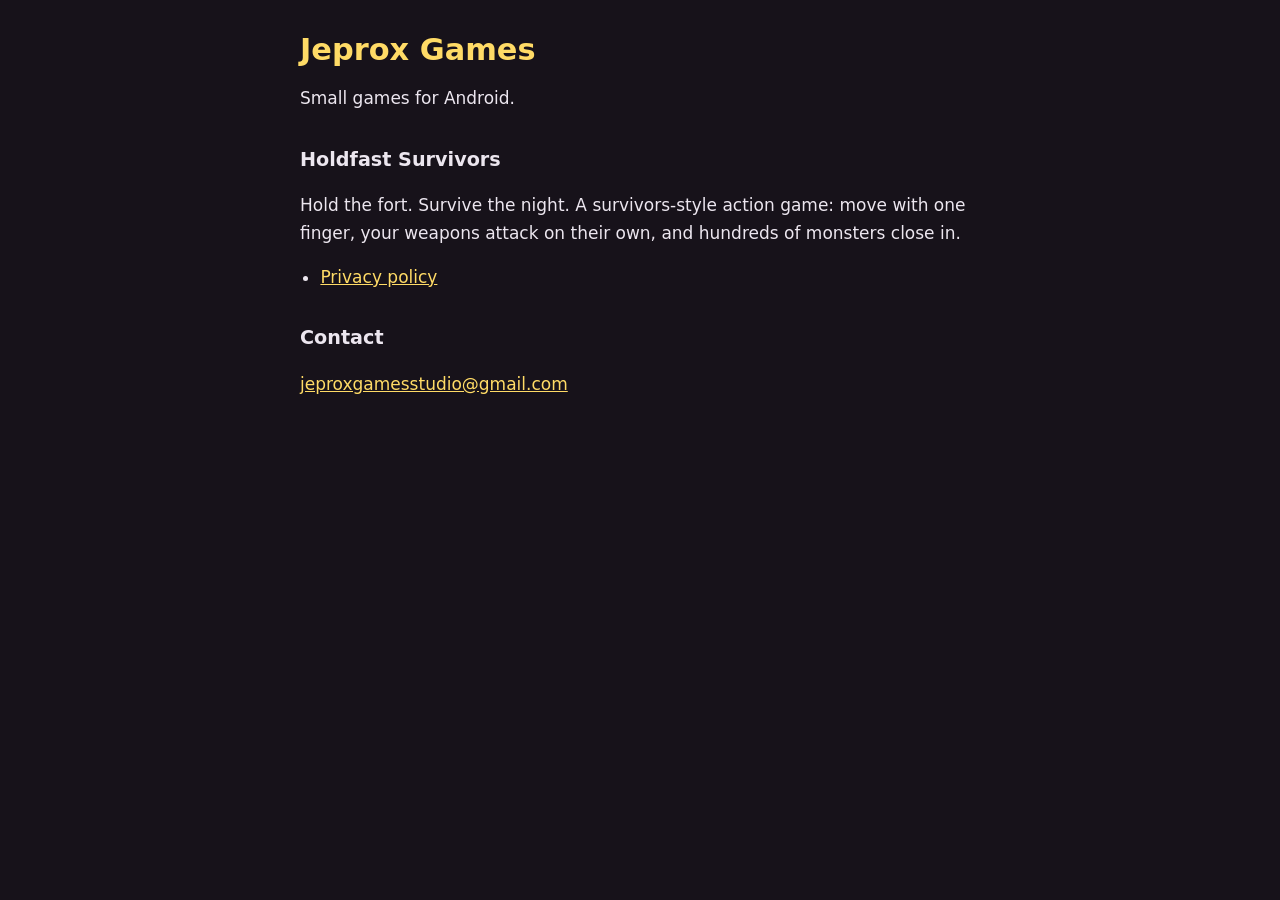
<file: index.html>
<!doctype html>
<html lang="en">
<head>
<meta charset="utf-8">
<meta name="viewport" content="width=device-width, initial-scale=1">
<title>Jeprox Games</title>
<link rel="stylesheet" href="style.css">
</head>
<body>
<main>
<h1>Jeprox Games</h1>
<p>Small games for Android.</p>

<h2>Holdfast Survivors</h2>
<p>Hold the fort. Survive the night. A survivors-style action game: move with one
finger, your weapons attack on their own, and hundreds of monsters close in.</p>
<ul>
<li><a href="holdfast-survivors/privacy.html">Privacy policy</a></li>
</ul>

<h2>Contact</h2>
<p><a href="mailto:jeproxgamesstudio@gmail.com">jeproxgamesstudio@gmail.com</a></p>
</main>
</body>
</html>
</file>
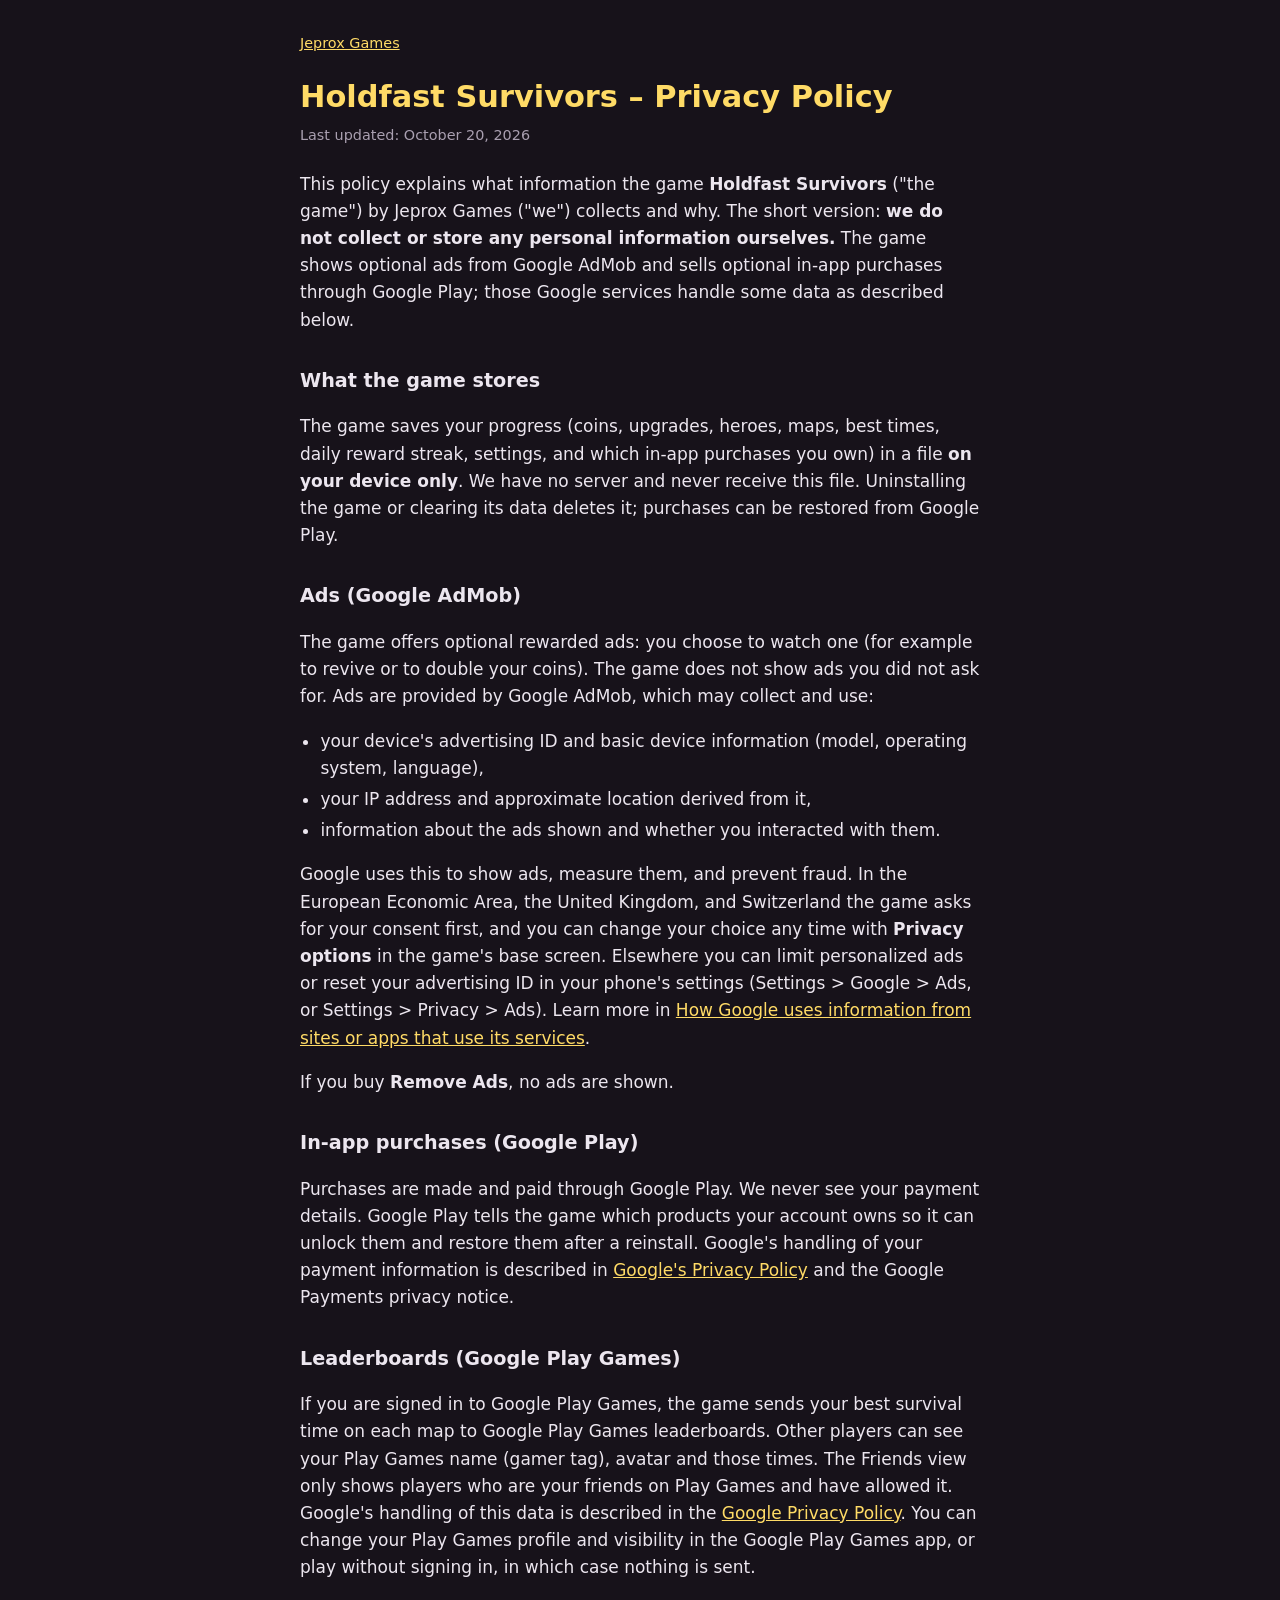
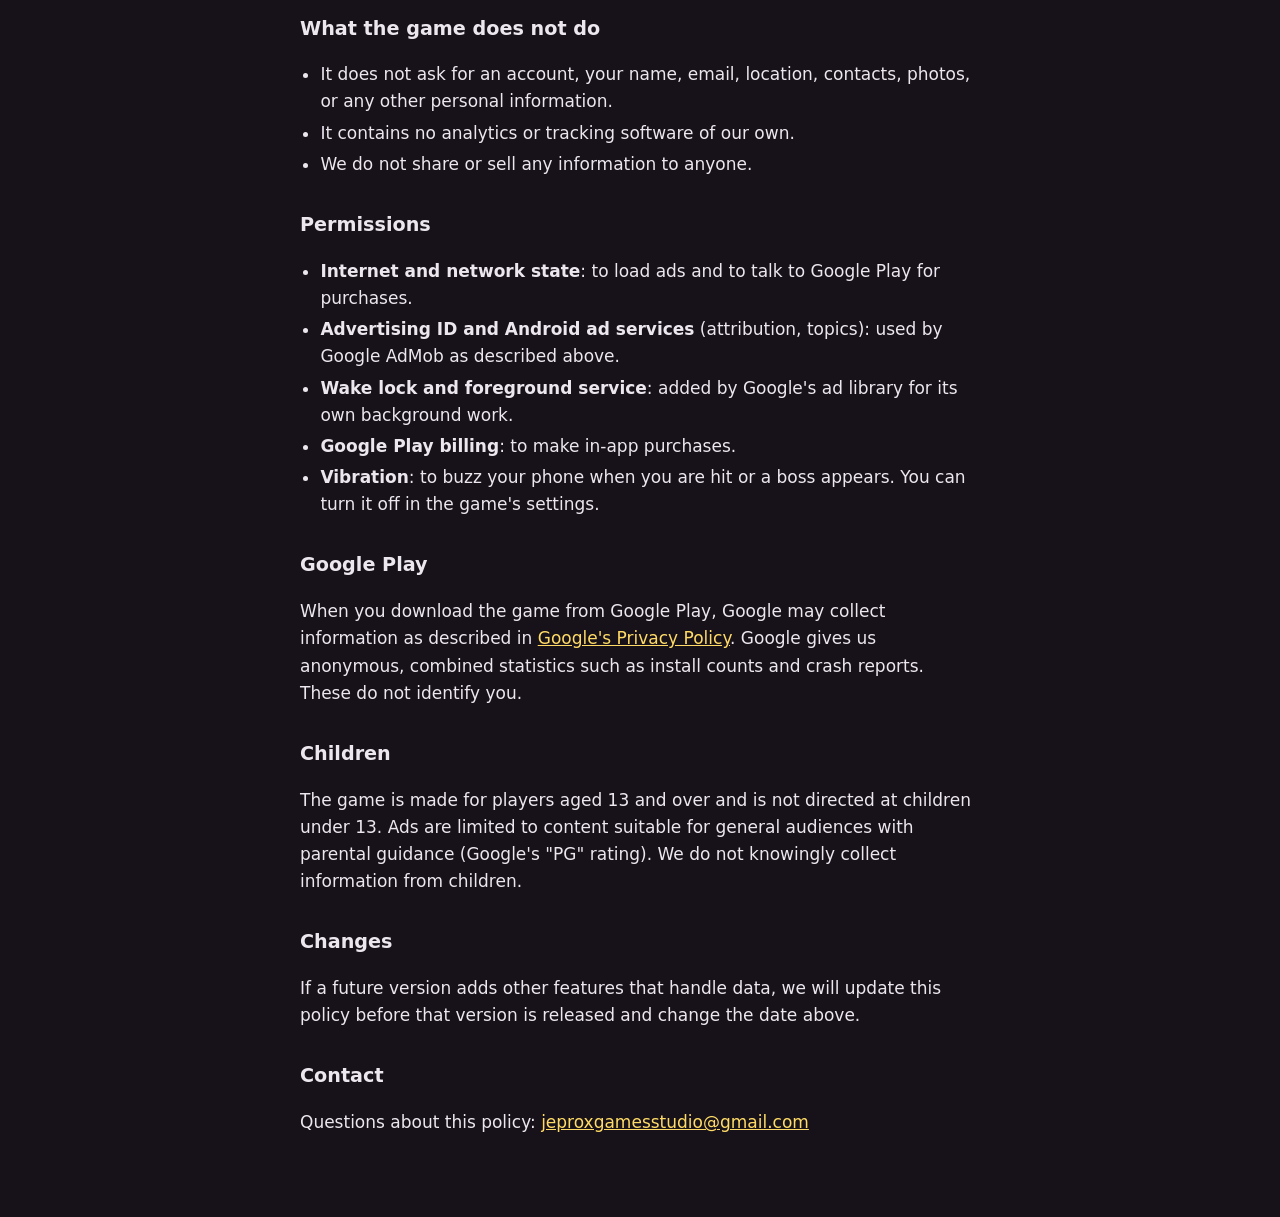
<file: holdfast-survivors/privacy.html>
<!doctype html>
<html lang="en">
<head>
<meta charset="utf-8">
<meta name="viewport" content="width=device-width, initial-scale=1">
<title>Holdfast Survivors – Privacy Policy</title>
<link rel="stylesheet" href="../style.css">
</head>
<body>
<main>
<p class="back"><a href="../index.html">Jeprox Games</a></p>
<h1>Holdfast Survivors – Privacy Policy</h1>
<p class="meta">Last updated: October 20, 2026</p>

<p>This policy explains what information the game <strong>Holdfast Survivors</strong>
("the game") by Jeprox Games ("we") collects and why. The short version: <strong>we
do not collect or store any personal information ourselves.</strong> The game shows
optional ads from Google AdMob and sells optional in-app purchases through Google Play;
those Google services handle some data as described below.</p>

<h2>What the game stores</h2>
<p>The game saves your progress (coins, upgrades, heroes, maps, best times, daily
reward streak, settings, and which in-app purchases you own) in a file <strong>on your
device only</strong>. We have no server and never receive this file. Uninstalling the
game or clearing its data deletes it; purchases can be restored from Google Play.</p>

<h2>Ads (Google AdMob)</h2>
<p>The game offers optional rewarded ads: you choose to watch one (for example to revive
or to double your coins). The game does not show ads you did not ask for. Ads are
provided by Google AdMob, which may collect and use:</p>
<ul>
<li>your device's advertising ID and basic device information (model, operating system, language),</li>
<li>your IP address and approximate location derived from it,</li>
<li>information about the ads shown and whether you interacted with them.</li>
</ul>
<p>Google uses this to show ads, measure them, and prevent fraud. In the European
Economic Area, the United Kingdom, and Switzerland the game asks for your consent first,
and you can change your choice any time with <strong>Privacy options</strong> in the
game's base screen. Elsewhere you can limit personalized ads or reset your advertising ID
in your phone's settings (Settings &gt; Google &gt; Ads, or Settings &gt; Privacy &gt;
Ads). Learn more in <a href="https://policies.google.com/technologies/partner-sites">How
Google uses information from sites or apps that use its services</a>.</p>
<p>If you buy <strong>Remove Ads</strong>, no ads are shown.</p>

<h2>In-app purchases (Google Play)</h2>
<p>Purchases are made and paid through Google Play. We never see your payment details.
Google Play tells the game which products your account owns so it can unlock them and
restore them after a reinstall. Google's handling of your payment information is
described in <a href="https://policies.google.com/privacy">Google's Privacy Policy</a>
and the Google Payments privacy notice.</p>

<h2>Leaderboards (Google Play Games)</h2>
<p>If you are signed in to Google Play Games, the game sends your best survival time on
each map to Google Play Games leaderboards. Other players can see your Play Games name
(gamer tag), avatar and those times. The Friends view only shows players who are your
friends on Play Games and have allowed it. Google's handling of this data is described in
the <a href="https://policies.google.com/privacy">Google Privacy Policy</a>. You can change
your Play Games profile and visibility in the Google Play Games app, or play without
signing in, in which case nothing is sent.</p>

<h2>What the game does not do</h2>
<ul>
<li>It does not ask for an account, your name, email, location, contacts, photos, or any other personal information.</li>
<li>It contains no analytics or tracking software of our own.</li>
<li>We do not share or sell any information to anyone.</li>
</ul>

<h2>Permissions</h2>
<ul>
<li><strong>Internet and network state</strong>: to load ads and to talk to Google Play for purchases.</li>
<li><strong>Advertising ID and Android ad services</strong> (attribution, topics): used by Google AdMob as described above.</li>
<li><strong>Wake lock and foreground service</strong>: added by Google's ad library for its own background work.</li>
<li><strong>Google Play billing</strong>: to make in-app purchases.</li>
<li><strong>Vibration</strong>: to buzz your phone when you are hit or a boss appears. You can turn it off in the game's settings.</li>
</ul>

<h2>Google Play</h2>
<p>When you download the game from Google Play, Google may collect information as
described in <a href="https://policies.google.com/privacy">Google's Privacy Policy</a>.
Google gives us anonymous, combined statistics such as install counts and crash
reports. These do not identify you.</p>

<h2>Children</h2>
<p>The game is made for players aged 13 and over and is not directed at children
under 13. Ads are limited to content suitable for general audiences with parental
guidance (Google's "PG" rating). We do not knowingly collect information from children.</p>

<h2>Changes</h2>
<p>If a future version adds other features that handle data, we will update this policy before that version is released and change the
date above.</p>

<h2>Contact</h2>
<p>Questions about this policy: <a href="mailto:jeproxgamesstudio@gmail.com">jeproxgamesstudio@gmail.com</a></p>
</main>
</body>
</html>
</file>
<file: style.css>
:root {
  --bg: #17121a;
  --panel: #221a26;
  --fg: #ece6ef;
  --muted: #a99fb0;
  --gold: #ffdb66;
  color-scheme: dark;
}
* { box-sizing: border-box; }
body {
  margin: 0;
  background: var(--bg);
  color: var(--fg);
  font: 17px/1.6 system-ui, -apple-system, "Segoe UI", Roboto, sans-serif;
  padding: 32px 16px 64px;
}
main { max-width: 680px; margin: 0 auto; }
h1 { color: var(--gold); font-size: 1.9rem; line-height: 1.2; margin: 0 0 8px; text-wrap: balance; }
h2 { font-size: 1.2rem; margin: 32px 0 8px; }
.meta, .back { color: var(--muted); font-size: 0.9rem; margin: 0 0 24px; }
a { color: var(--gold); }
ul { padding-left: 1.2em; }
li { margin: 4px 0; }
</file>
